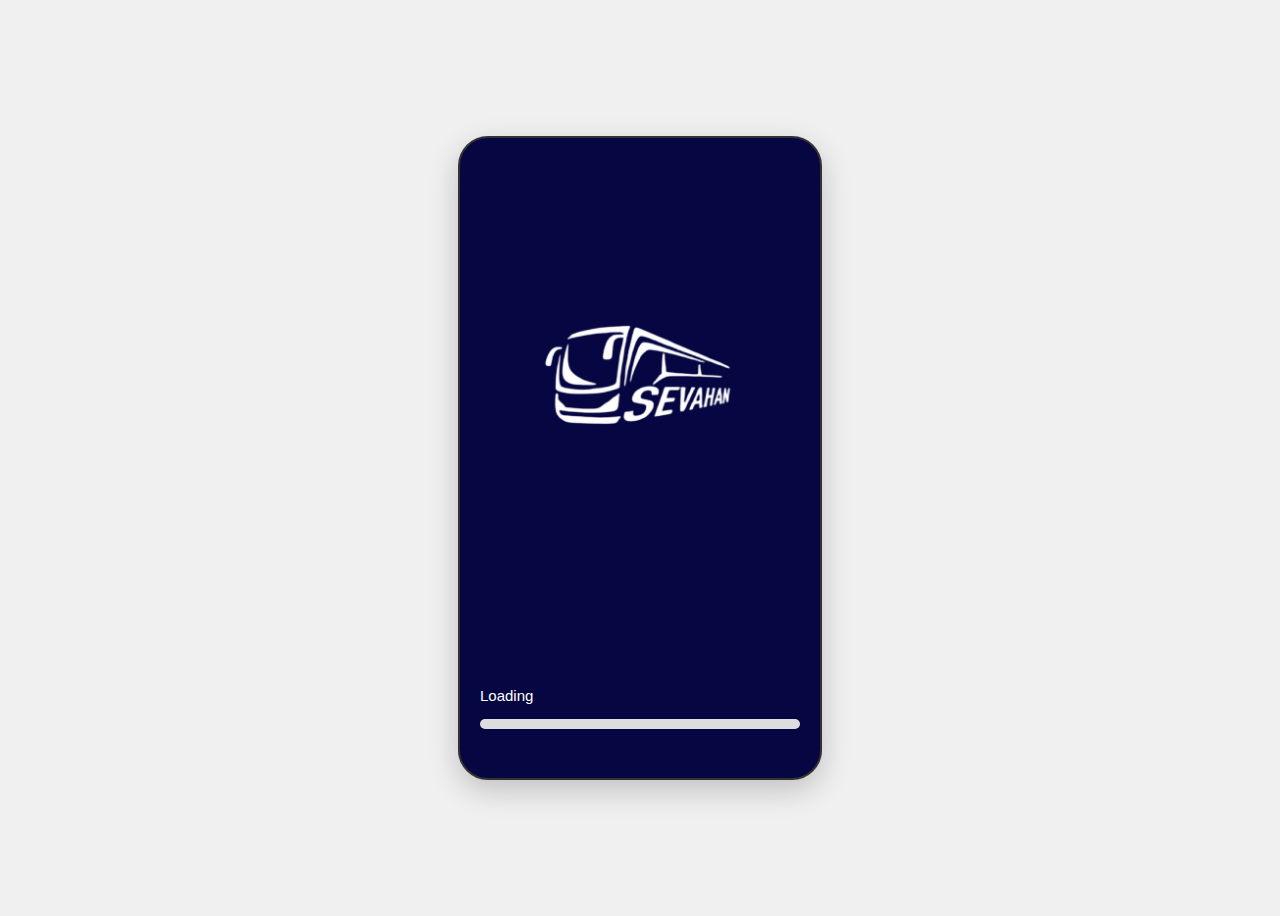
<file: index.html>
<!DOCTYPE html>
<html lang="en">

<head>
    <meta charset="UTF-8">
    <meta name="viewport" content="width=device-width, initial-scale=1.0">
    <title>SEVAHAN</title>
    <link rel="stylesheet" href="css/style_loading.css">
</head>

<body>
    <div class="mobile-screen">
        <!-- <div class="header">Header</div> -->
        <div class="content">
            <div id="logo">
                <img src="images/Gemini_Generated_Image_4zg8qm4zg8qm4zg8-removebg-preview.png">
            </div>

            <p class="loading-text">Loading <span class="dots"></span></p>
            <div class="loading-bar">
                <div class="progress">
                </div>
            </div>
        </div>
        <script>
            setTimeout(() => {
                window.location.href = "html/login.html";
            }, 1000);
        </script>

</body>


</html>
</file>
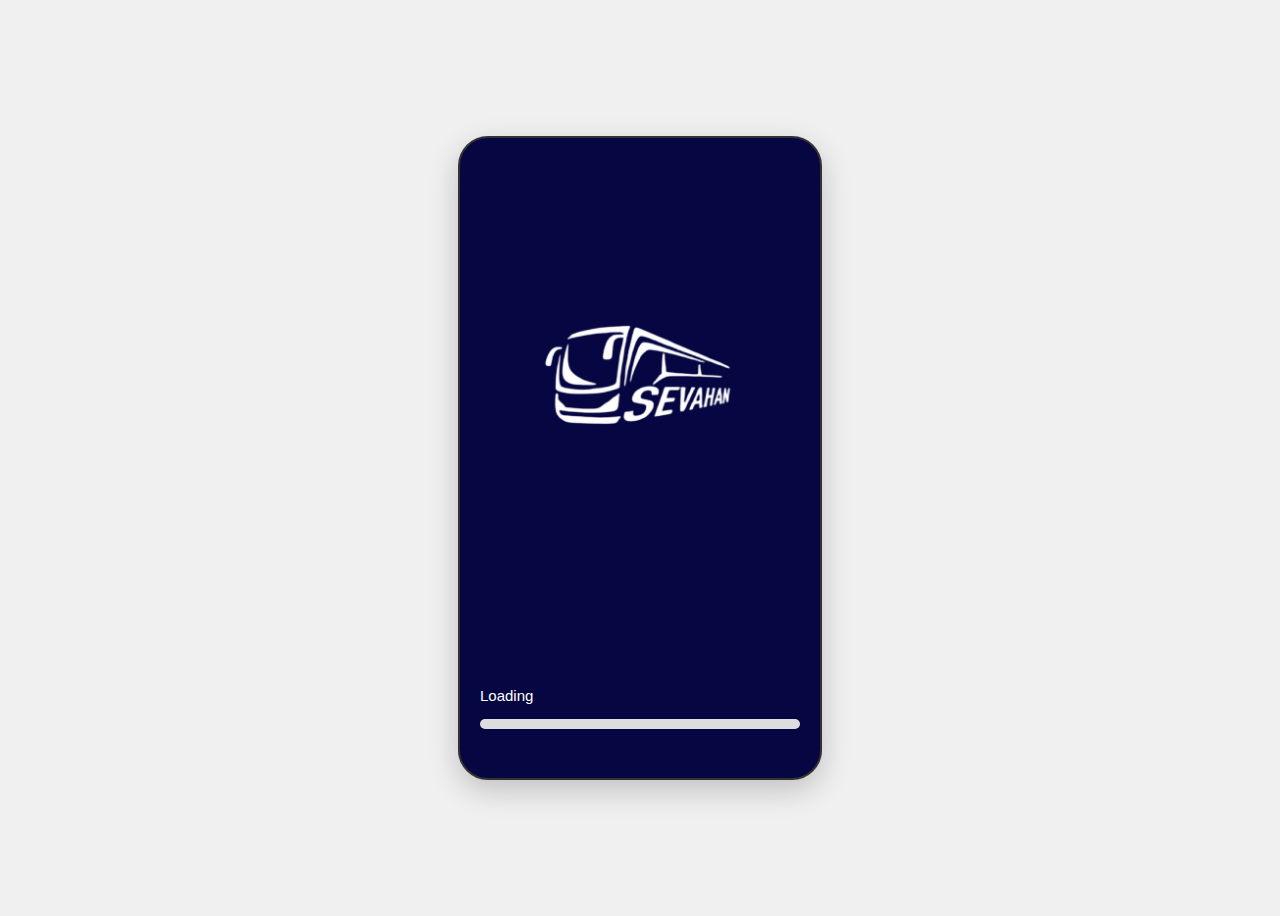
<file: html/index.html>
<!DOCTYPE html>
<html lang="en">

<head>
    <meta charset="UTF-8">
    <meta name="viewport" content="width=device-width, initial-scale=1.0">
    <title>LUND UI</title>
    <link rel="stylesheet" href="../css/style_loading.css">
</head>

<body>
    <div class="mobile-screen">
        <!-- <div class="header">Header</div> -->
        <div class="content">
            <div id="logo">
                <img src="../images/Gemini_Generated_Image_4zg8qm4zg8qm4zg8-removebg-preview.png">
            </div>

            <p class="loading-text">Loading <span class="dots"></span></p>
            <div class="loading-bar">
                <div class="progress">
                </div>
            </div>
        </div>
        <script>
            setTimeout(() => {
                window.location.href = "login.html";
            }, 1000);
        </script>

</body>

</html>
</file>
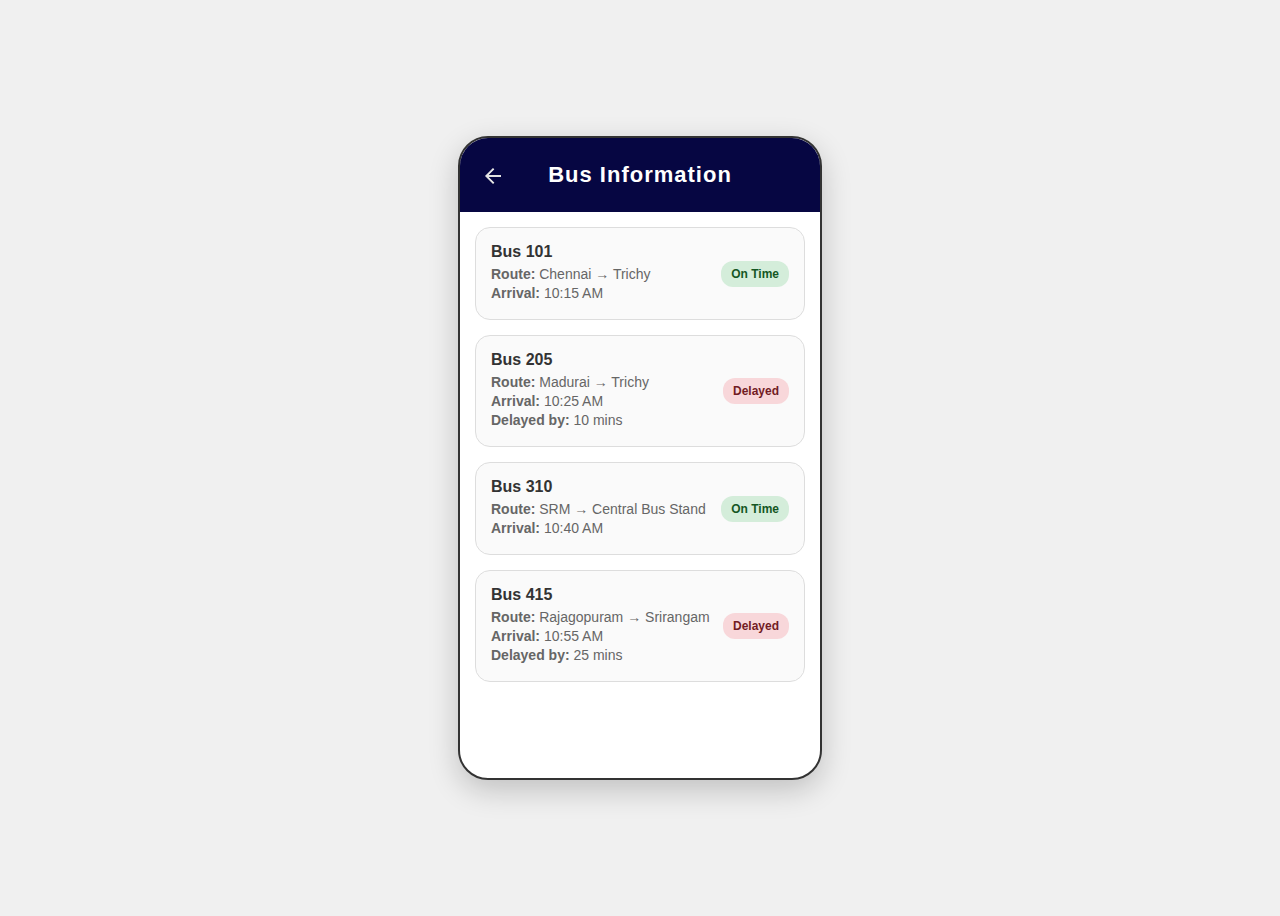
<file: html/bus_info.html>
<!DOCTYPE html>
<html lang="en">

<head>
    <meta charset="UTF-8">
    <meta name="viewport" content="width=device-width, initial-scale=1.0">
    <title>SEVAHAN - Bus Info</title>
    <link rel="stylesheet" href="../css/style_info.css">
</head>

<body>
    <div class="mobile-screen">
        <div class="header">
            <button class="back-btn" onclick="goBack()">
                <img src="../images/back arrow.png" alt="">
            </button>
            <h2>Bus Information</h2>
        </div>

        <div class="content">
            <!-- Bus Info Cards -->
            <div class="bus-card">
                <div class="bus-details">
                    <h3>Bus 101</h3>
                    <p><strong>Route:</strong> Chennai → Trichy</p>
                    <p><strong>Arrival:</strong> 10:15 AM</p>
                </div>
                <span class="status on-time">On Time</span>
            </div>

            <div class="bus-card">
                <div class="bus-details">
                    <h3>Bus 205</h3>
                    <p><strong>Route:</strong> Madurai → Trichy</p>
                    <p><strong>Arrival:</strong> 10:25 AM</p>
                    <p><strong>Delayed by: </strong>10 mins</p>
                </div>
                <span class="status delayed">Delayed</span>
            </div>

            <div class="bus-card">
                <div class="bus-details">
                    <h3>Bus 310</h3>
                    <p><strong>Route:</strong> SRM → Central Bus Stand</p>
                    <p><strong>Arrival:</strong> 10:40 AM</p>
                </div>
                <span class="status on-time">On Time</span>
            </div>

            <div class="bus-card">
                <div class="bus-details">
                    <h3>Bus 415</h3>
                    <p><strong>Route:</strong> Rajagopuram → Srirangam</p>
                    <p><strong>Arrival:</strong> 10:55 AM</p>
                    <p><strong>Delayed by: </strong>25 mins</p>
                </div>
                <span class="status delayed">Delayed</span>
            </div>
        </div>
    </div>

    <script>
        function goBack() {
            navigateTo('main.html');
        }

        function navigateTo(url) {
            const screen = document.querySelector('.mobile-screen');
            screen.classList.add('fade-out');
            setTimeout(() => {
                window.location.href = url;
            }, 500);
        }
    </script>
</body>

</html>
</file>
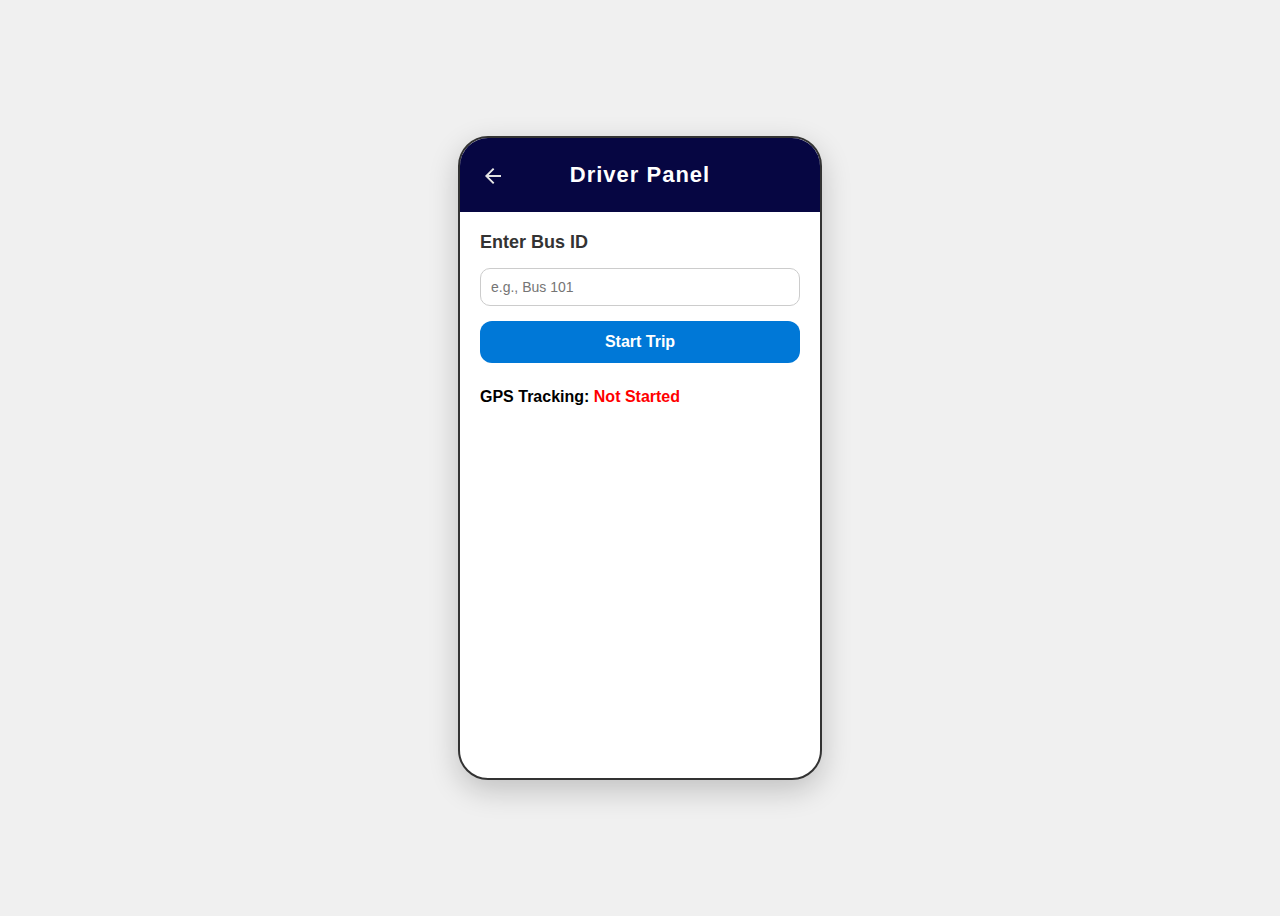
<file: html/driver.html>
<!DOCTYPE html>
<html lang="en">

<head>
    <meta charset="UTF-8">
    <meta name="viewport" content="width=device-width, initial-scale=1.0">
    <title>SEVAHAN - Driver</title>
    <link rel="stylesheet" href="../css/driver.css">
</head>

<body>
    <div class="mobile-screen">
        <div class="header">
            <button class="back-btn" onclick="goBack()">
                <img src="../images/back arrow.png" alt="">
            </button>
            <h2>Driver Panel</h2>
        </div>

        <div class="content">
            <div class="driver-form">
                <label for="busId">Enter Bus ID</label>
                <input type="text" id="busId" placeholder="e.g., Bus 101">

                <button class="start-btn" onclick="startTrip()">Start Trip</button>
            </div>

            <div id="gps-status" class="gps-status">
                GPS Tracking: <span class="status-text">Not Started</span>
            </div>
        </div>
    </div>

    <script>
        function goBack() {
            window.history.back();
        }

        function startTrip() {
            const busId = document.getElementById("busId").value;
            const statusText = document.querySelector(".status-text");

            if (busId.trim() === "") {
                alert("Please enter a valid Bus ID.");
                return;
            }

            // Change GPS status
            statusText.textContent = "Tracking...";
            statusText.style.color = "green";

            // Simulate GPS tracking (later this will use real geolocation API)
            if (navigator.geolocation) {
                navigator.geolocation.watchPosition((pos) => {
                    console.log("Latitude: " + pos.coords.latitude +
                        " Longitude: " + pos.coords.longitude);
                });
            } else {
                alert("GPS not supported on this device.");
            }
        }
    </script>
</body>

</html>
</file>
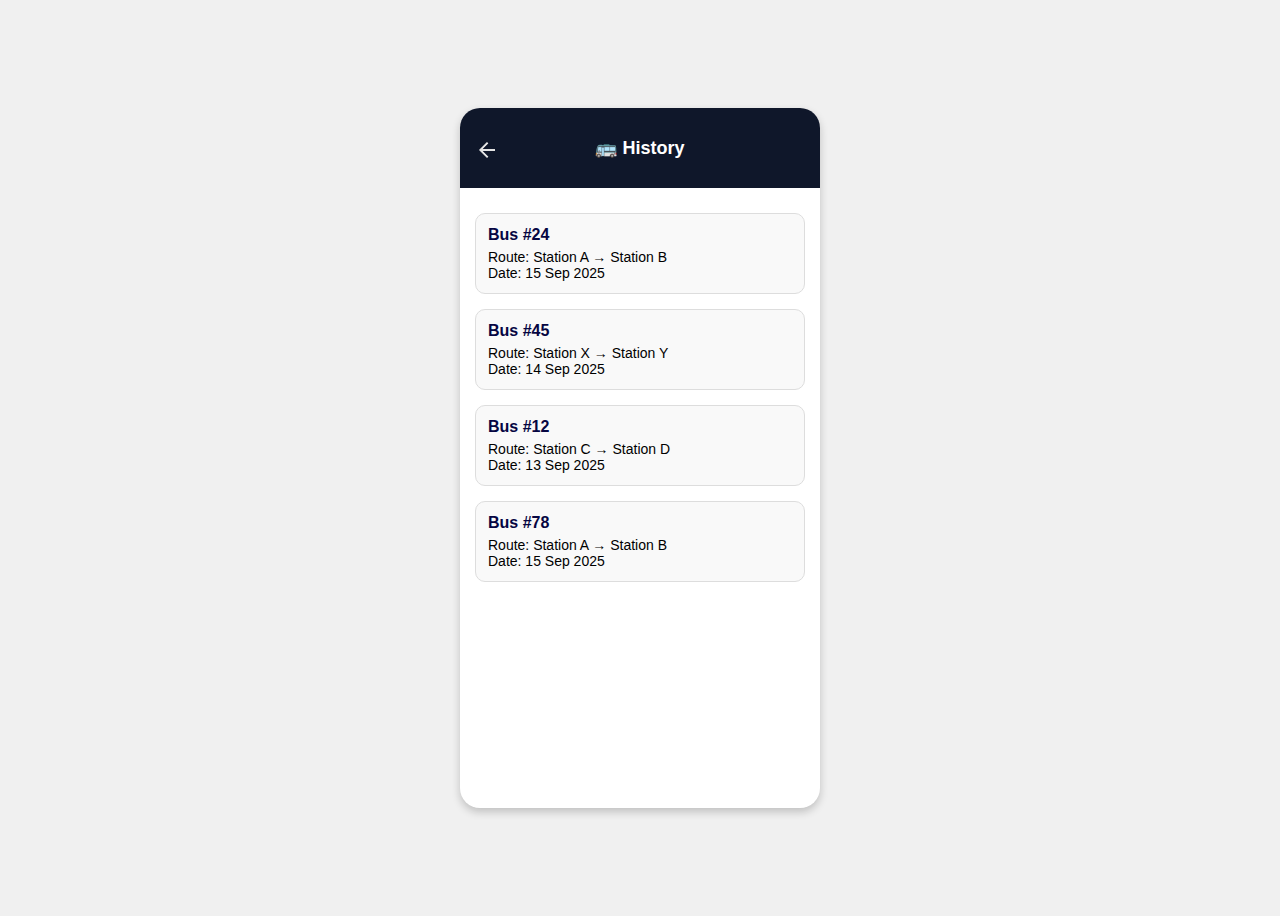
<file: html/history.html>
<!DOCTYPE html>
<html lang="en">

<head>
    <meta charset="UTF-8">
    <meta name="viewport" content="width=device-width, initial-scale=1.0">
    <title>SEVAHAN - History</title>
    <link rel="stylesheet" href="../css/style_history.css">
</head>

<body>
    <div class="mobile-screen">
        <div class="header">
            <span class="back-btn" onclick="window.location.href='main.html'">
                <img src="../images/back arrow.png" alt="">
            </span>
            <h2>🚌 History</h2>
        </div>

        <div class="content">

            <div class="history-list">
                <div class="history-item">
                    <h4>Bus #24</h4>
                    <p>Route: Station A → Station B</p>
                    <p>Date: 15 Sep 2025</p>
                </div>
                <div class="history-item">
                    <h4>Bus #45</h4>
                    <p>Route: Station X → Station Y</p>
                    <p>Date: 14 Sep 2025</p>
                </div>
                <div class="history-item">
                    <h4>Bus #12</h4>
                    <p>Route: Station C → Station D</p>
                    <p>Date: 13 Sep 2025</p>
                </div>
                <div class="history-item">
                    <h4>Bus #78</h4>
                    <p>Route: Station A → Station B</p>
                    <p>Date: 15 Sep 2025</p>
                </div>
                
                
            </div>
        </div>
    </div>
    </div>

</body>

</html>
</file>
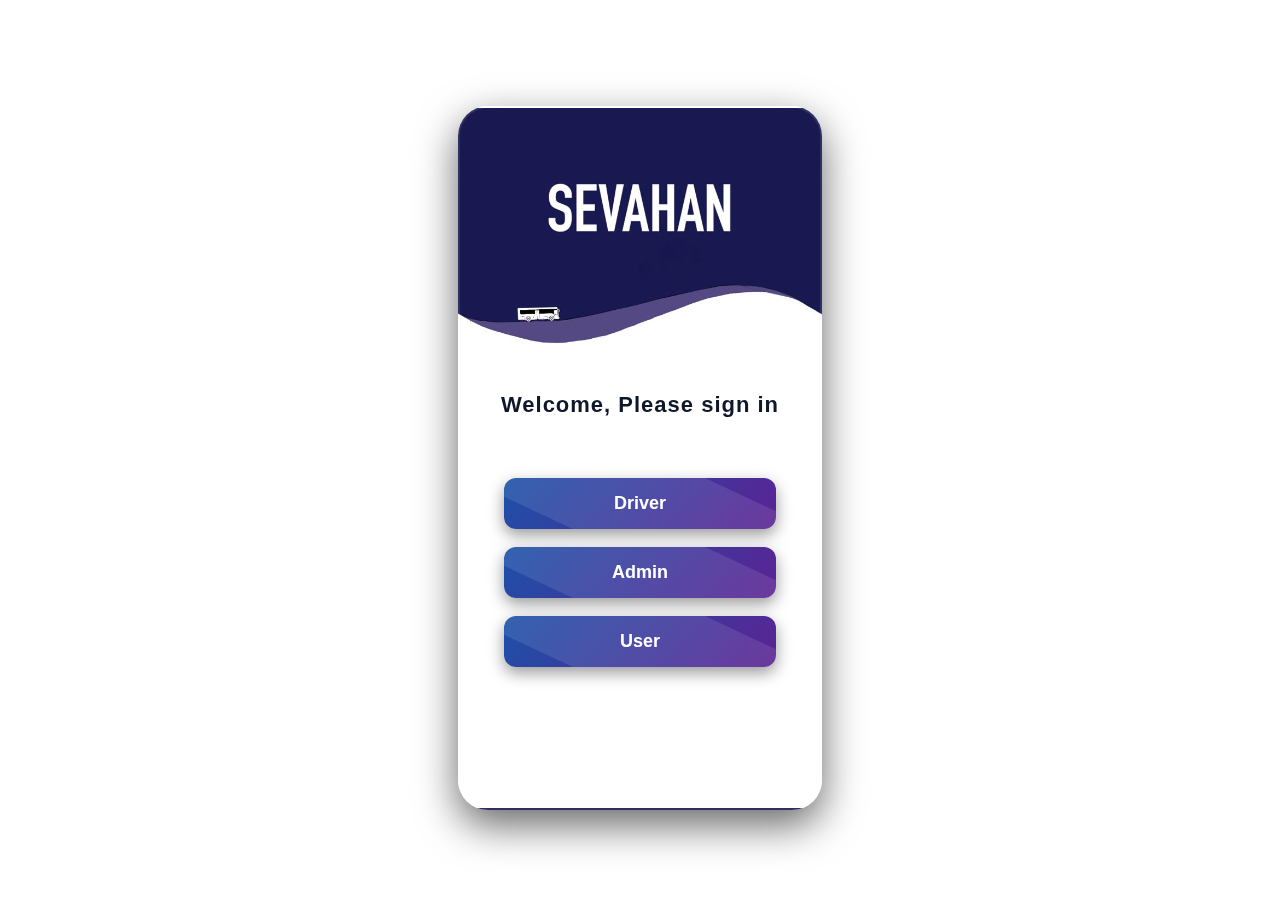
<file: html/login.html>
<!DOCTYPE html>
<html lang="en">

<head>
    <meta charset="UTF-8">
    <meta name="viewport" content="width=device-width, initial-scale=1.0">
    <title>SEVAHAN - Login</title>
    <link rel="stylesheet" href="../css/style_login.css">
</head>

<body>
    <div class="mobile-screen">

        <div class="content">
            
            <h2 class="question">Welcome, Please sign in</h2>
            <div class="role-buttons">
                <button class="role-btn" onclick="window.location.href='driver.html'">Driver</button>
                <button class="role-btn">Admin</button>
                <button class="role-btn" onclick="window.location.href='main.html'">User</button>
            </div>
        </div>
    </div>
</body>

</html>
</file>
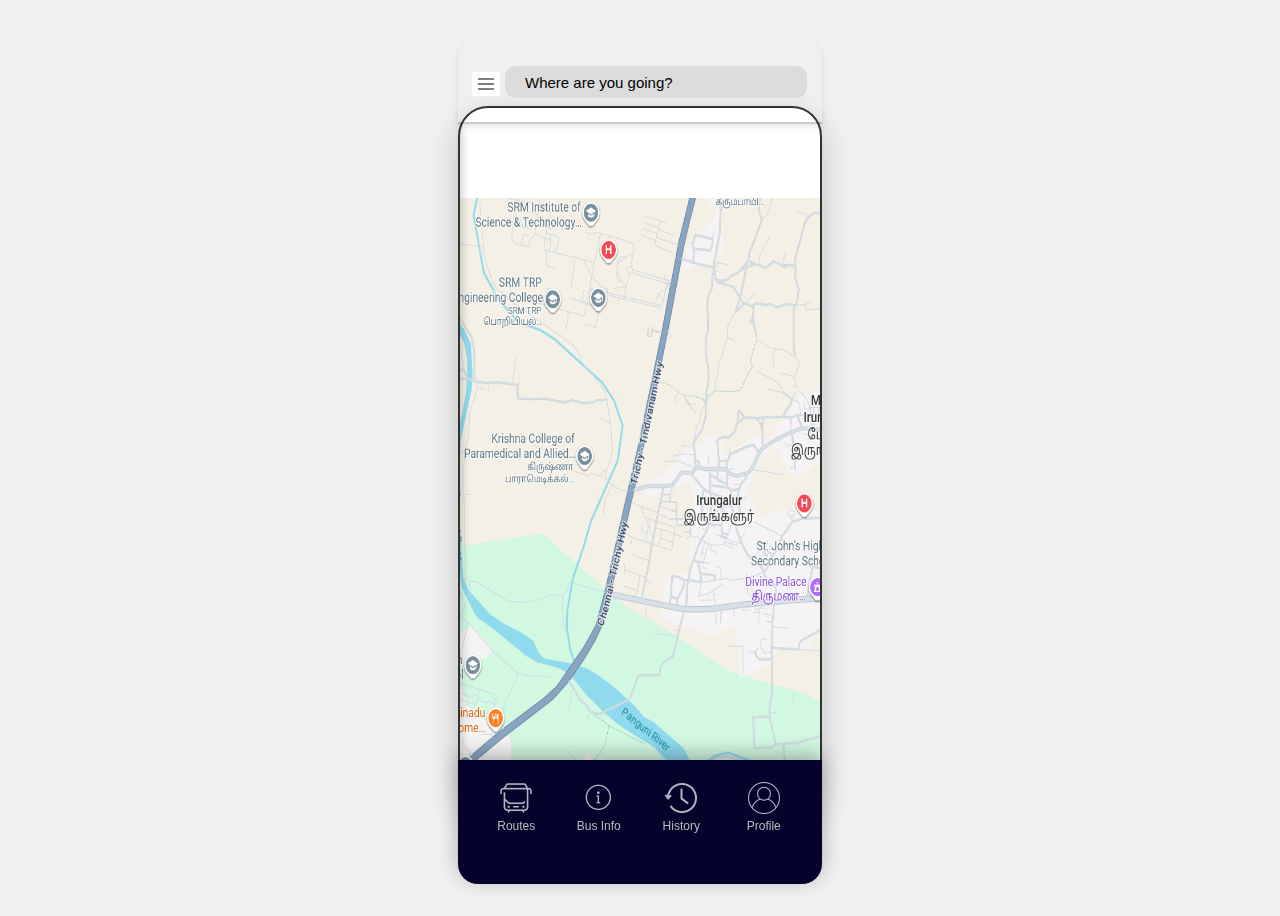
<file: html/main.html>
<!DOCTYPE html>
<html lang="en">

<head>
    <meta charset="UTF-8">
    <meta name="viewport" content="width=device-width, initial-scale=1.0">
    <title>SEVAHAN</title>
    <link rel="stylesheet" href="../css/style_main.css">
</head>

<body>
    <div class="mobile-screen">
        <div class="content">
            <div id="header">
                <button type="button" id="menu-button">
                    <img src="../images/menu-of-three-lines.png">
                </button>
                <input type="text" id="search-bar" placeholder="Where are you going?">
            </div>
            <!-- Sidebar inside mobile screen -->
            <div id="sidebar">
                <div class="sidebar-header">
                    <span class="back-btn">←</span>
                    <h3>Dashboard</h3>
                </div>

                <div class="profile-card">
                    <div class="profile-info">
                        <div class="profile-icon">👤</div>
                        <div>
                            <p class="name">VARADHA P SAJEEV</p>
                            <p class="phone">982964732</p>
                        </div>
                    </div>
                    <div class="rating">⭐ 4.32 My Rating</div>
                </div>

                <ul class="menu-list">
                    <li><span>❓</span> Help <span class="arrow">›</span></li>
                    <li><span>💳</span> Payment <span class="arrow">›</span></li>
                    <li><span>🕒</span> My Rides <span class="arrow">›</span></li>
                    <li><span>🛡️</span> Safety <span class="arrow">›</span></li>
                    <li><span>🎁</span> Refer and Earn<span class="arrow">›</ </li>
                    <li><span>🏆</span> My Rewards <span class="arrow">›</span></li>
                    <li><span>🎫</span> Power Pass <span class="arrow">›</span></li>
                    <li><span>🔔</span> Notifications <span class="arrow">›</span></li>
                </ul>
                <div id="back-to-login">
                    <button type="button" onclick="navigateTo('login.html')">Log out</button>
                </div>
            </div>



            <div id="map">
                <img src="../images/map1.png">
            </div>
            <div id="footer">
                <div id="footer-grid">
                    <div class="footer-item">
                        <img src="../images/bus.png" alt="Bus" onclick="navigateTo('routes.html')">
                        <span>Routes</span>
                    </div>
                    <div class="footer-item">
                        <img src="../images/info.png" alt="Info" onclick="navigateTo('bus_info.html')">
                        <span>Bus Info</span>
                    </div>
                    <div class="footer-item">
                        <img src="../images/history.png" alt="History" onclick="navigateTo('history.html')">
                        <span>History</span>
                    </div>
                    <div class="footer-item">
                        <img src="../images/user.png" alt="Profile">
                        <span>Profile</span>
                    </div>
                </div>


            </div>


        </div>
    </div>
    <script>
        const menuBtn = document.getElementById("menu-button");
        const sidebar = document.getElementById("sidebar");
        const backBtn = document.querySelector(".back-btn");

        menuBtn.addEventListener("click", () => {
            sidebar.classList.add("open");
        });

        backBtn.addEventListener("click", () => {
            sidebar.classList.remove("open");
        });

        function navigateTo(url) {
            const screen = document.querySelector('.mobile-screen');
            screen.classList.add('fade-out');
            setTimeout(() => {
                window.location.href = url;
            }, 500);
        }
    </script>


</body>

</html>
</file>
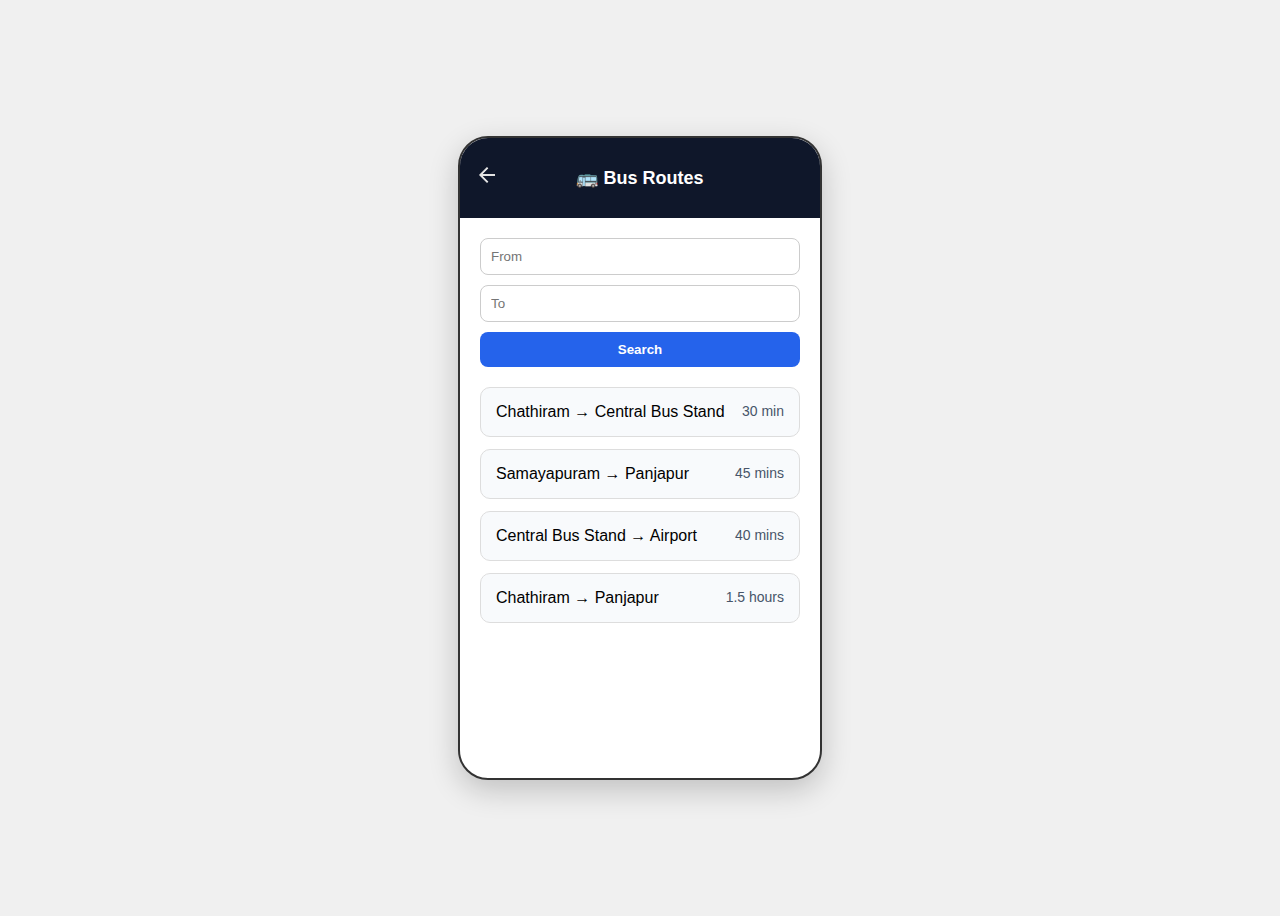
<file: html/routes.html>
<!DOCTYPE html>
<html lang="en">

<head>
  <meta charset="UTF-8">
  <meta name="viewport" content="width=device-width, initial-scale=1.0">
  <title>SEVAHAN - Routes</title>
  <link rel="stylesheet" href="../css/style_routes.css">
</head>

<body>
  <div class="mobile-screen">
    <div class="header">
      <span class="back-btn">
        <img src="../images/back arrow.png" alt="">
      </span>
      <h2>🚌 Bus Routes</h2>
    </div>

    <div class="content">
      <div class="search-box">
        <input type="text" placeholder="From">
        <input type="text" placeholder="To">
        <button>Search</button>
      </div>

      <ul class="route-list">
        <li>
          <span>Chathiram → Central Bus Stand</span>
          <span class="time">30 min</span>
        </li>
        <li>
          <span>Samayapuram → Panjapur</span>
          <span class="time">45 mins</span>
        </li>
        <li>
          <span>Central Bus Stand → Airport</span>
          <span class="time">40 mins</span>
        </li>
        <li>
          <span>Chathiram → Panjapur</span>
          <span class="time">1.5 hours</span>
        </li>
      </ul>
    </div>
  </div>
  <script>
    function navigateTo(url) {
      const screen = document.querySelector('.mobile-screen');
      screen.classList.add('fade-out');
      setTimeout(() => {
        window.location.href = url;
      }, 500);
    }

    const backBtn = document.querySelector('.back-btn');
    backBtn.addEventListener('click', () => {
      navigateTo('main.html');
    });
  </script>
</body>

</html>
</file>
<file: css/style_loading.css>
body {
  display: flex;
  justify-content: center;
  align-items: center;
  height: 100vh;
  background-color: #f0f0f0;
}

.mobile-screen {
  width: 360px;
  /* Typical mobile width */
  height: 640px;
  /* Typical mobile height */
  background-color: rgb(6, 6, 66);
  border: 2px solid #333;
  border-radius: 30px;
  /* Rounded corners */
  box-shadow: 0 10px 30px rgba(0, 0, 0, 0.2);
  display: flex;
  flex-direction: column;
  overflow: hidden;
  opacity: 1;
}



.content {
  flex: 1;
  padding: 20px;
  overflow-y: auto;   
}

#logo img {
  height: 200px;
  background-color: transparent;
  padding-left: 10px;
  padding-top: 110px;
  margin-bottom: 200px;
}

#login {
  padding-top: 160px;
  display: flex;
  flex-direction: column;
  align-items: center;
}

.login-button {
  padding: 5px;

}

.login-button button {
  background-color: white;
  border: none;
  outline: none;
  width: 150px;
  height: 40px;
  border-radius: 10px;
  font-size: 15px;
  opacity: 1;
  transition: opacity 0.2s;
  cursor: pointer;
}

.loading-bar {
  width: 100%;
  height: 10px;
  background: #ddd;
  border-radius: 5px;
  overflow: hidden;
  margin-top: 15px;
  
}

.progress {
  width: 0%;
  height: 100%;
  background: linear-gradient(90deg, white, white);
  animation: load 3s linear infinite;
  padding-bottom: 60px;
  padding-top: 60px;
}

@keyframes load {
  0% { width: 0%; }
  50% { width: 100%; }
  100% { width: 0%; }
}

.loading-text {
  font-size: 15px;
  font-weight:400;
  margin-bottom: 15px;
  color: white;
  font-family: Verdana, Geneva, Tahoma, sans-serif;
}

.dots {
  display: inline-block;
  animation: blink 1.2s infinite steps(1);
}

.dots::after {
  content: "";
  animation: dots 1.5s steps(3, end) forwards;
}

/* @keyframes blink {
  0%   { opacity: 0; }
  50%  { opacity: 1; }
  100% { opacity: 0; }
} */

@keyframes dots {
  0%   { content: ""; }
  33%  { content: "."; }
  66%  { content: ".."; }
  100% { content: "..."; }
}
</file>
<file: css/style_info.css>
body {
  display: flex;
  justify-content: center;
  align-items: center;
  height: 100vh;
  background-color: #f0f0f0;
  font-family: Verdana, Geneva, Tahoma, sans-serif;
}

.mobile-screen {
  width: 360px;
  height: 640px;
  background-color: white;
  border: 2px solid #333;
  border-radius: 30px;
  box-shadow: 0 10px 30px rgba(0, 0, 0, 0.2);
  display: flex;
  flex-direction: column;
  overflow: hidden;
  opacity: 1;
}


.header {
  background: rgb(6, 6, 66);
  color: white;
  display: flex;
  align-items: center;
  padding: 12px 15px;
  position: relative;
  height: 50px;
}

.header h2 {
  flex: 1;
  text-align: center;
  margin: 0;
  font-size: 22px;   /* Increased size */
  font-weight: 800;  /* Bolder text */
  letter-spacing: 1px;
}

.back-btn {
  position: absolute;
  left: 15px;
  top: 25px;
  background: transparent;
  border: none;
  color: white;
  font-size: 22px;   /* Slightly bigger arrow */
  cursor: pointer;
}

.content {
  flex: 1;
  padding: 15px;
  overflow-y: auto;
}

/* Bus Card Styles */
.bus-card {
  background: #fafafa;
  border: 1px solid #ddd;
  border-radius: 15px;
  padding: 15px;
  margin-bottom: 15px;
  display: flex;
  justify-content: space-between;
  align-items: center;
  transition: transform 0.2s ease;
}

.bus-card:hover {
  transform: scale(1.02);
}

.bus-details h3 {
  margin: 0 0 5px;
  font-size: 16px;
  color: #333;
}

.bus-details p {
  margin: 3px 0;
  font-size: 14px;
  color: #666;
}

/* Status Labels */
.status {
  font-size: 12px;
  font-weight: bold;
  padding: 6px 10px;
  border-radius: 12px;
}

.on-time {
  background: #d4edda;
  color: #155724;
}

.delayed {
  background: #f8d7da;
  color: #721c24;
}
</file>
<file: css/driver.css>
body {
  display: flex;
  justify-content: center;
  align-items: center;
  height: 100vh;
  background-color: #f0f0f0;
  font-family: Verdana, Geneva, Tahoma, sans-serif;
}

.mobile-screen {
  width: 360px;
  height: 640px;
  background-color: white;
  border: 2px solid #333;
  border-radius: 30px;
  box-shadow: 0 10px 30px rgba(0, 0, 0, 0.2);
  display: flex;
  flex-direction: column;
  overflow: hidden;
  opacity: 1;
}

.header {
  background: rgb(6, 6, 66);
  color: white;
  display: flex;
  align-items: center;
  padding: 12px 15px;
  position: relative;
  height: 50px;
}

.header h2 {
  flex: 1;
  text-align: center;
  margin: 0;
  font-size: 22px;
  font-weight: 800;
  letter-spacing: 1px;
}

.back-btn {
  position: absolute;
  left: 15px;
  top: 25px;
  background: transparent;
  border: none;
  color: white;
  font-size: 22px;
  cursor: pointer;
}

.content {
  flex: 1;
  padding: 20px;
  overflow-y: auto;
}

.driver-form {
  display: flex;
  flex-direction: column;
  gap: 15px;
  font-weight: bold;
}

.driver-form label {
  font-size: 18px;
  font-weight: bold;
  color: #333;
}

.driver-form input {
  padding: 10px;
  border: 1px solid #ccc;
  border-radius: 10px;
  font-size: 14px;
}

.start-btn {
  padding: 12px;
  background: #0078d7;
  color: white;
  border: none;
  border-radius: 12px;
  font-size: 16px;
  font-weight: bold;
  cursor: pointer;
  transition: background 0.2s ease;
}

.start-btn:hover {
  background: #005bb5;
}

.gps-status {
  margin-top: 25px;
  font-size: 16px;
  font-weight: bold;
}

.status-text {
  color: red;
}
</file>
<file: css/style_history.css>
body {
    display: flex;
    justify-content: center;
    align-items: center;
    height: 100vh;
    background-color: #f0f0f0;
    font-family: Arial, sans-serif;
}

/* Mobile screen */
.mobile-screen {
    width: 360px;
    height: 700px;
    background-color: white;
    border-radius: 20px;
    box-shadow: 0 4px 8px rgba(0, 0, 0, 0.2);
    overflow: hidden;
    display: flex;
    flex-direction: column;
}

.header {
    background: #0f172a;
    color: white;
    padding: 15px;
    display: flex;
    align-items: center;
    position: relative;
    height: 50px;
    margin-bottom: 10px;
}

.header h2 {
    flex: 1;
    text-align: center;
    margin: 0;
    font-size: 18px;
}

.back-btn {
    font-size: 20px;
    cursor: pointer;
    position: absolute;
    top: 30px;
    left: 15px;
    color: white;
    user-select: none;
    transition: transform 0.2s;
}

.back-btn:hover {
    transform: scale(1.2);
}

/* History list */
.history-list {
    flex: 1;
    overflow-y: auto;
    padding: 15px;
}

.history-item {
    background: #f9f9f9;
    padding: 12px;
    margin-bottom: 10px;
    border-radius: 10px;
    border: 1px solid #ddd;
    transition: all 0.25s ease-in-out;
    margin-bottom: 15px;
}

.history-item h4 {
    margin: 0 0 5px;
    color: rgb(6,6,66);
}

.history-item p {
    margin: 0;
    font-size: 14px;
    color: #000000;
}

/* Hover effect */
.history-item:hover {
    transform: scale(1.03);
    box-shadow: 0 6px 15px rgba(0, 0, 0, 0.2);
    background: #ffffff;
    cursor: pointer;
}
</file>
<file: css/style_login.css>
body {
  display: flex;
  justify-content: center;
  align-items: center;
  height: 100vh;
  /* background: linear-gradient(135deg, #0f172a, #1e293b, #334155); smooth dark bg */
  font-family: 'Poppins', sans-serif;
}

/* Mobile screen */
h2 {
  color:#0f172a;
}
.mobile-screen {
  width: 360px;
  height: 700px;
  background-image: url('../images/Sevahan_login.jpg');
  background-size: cover;
  background-position: center;
  position: fixed;
  border: 2px solid rgba(255, 255, 255, 0.1);
  border-radius: 30px;
  box-shadow: 0 15px 40px rgba(0,0,0,0.6);
  display: flex;
  flex-direction: column;
  overflow: hidden;
  animation: fadeIn 1s ease-in-out;
}

.mobile-screen img{
  height: 700px;
  width: 360px;
}

@keyframes fadeIn {
  from { opacity: 0; transform: scale(0.95); }
  to { opacity: 1; transform: scale(1); }
}

.content {
  margin-top: 125px;
  flex: 1;
  padding: 40px 20px;
  display: flex;
  flex-direction: column;
  justify-content: center;
  align-items: center;
  gap: 40px;
  color: white;
}



/* Logo */
.logo {
  width: 100px;
  height: 100px;
  border-radius: 50%;
  background: linear-gradient(135deg, #3b82f6, #2563eb);
  display: flex;
  align-items: center;
  justify-content: center;
  font-size: 28px;
  font-weight: bold;
  color: white;
  box-shadow: 0 8px 20px rgba(59,130,246,0.4);
  margin-bottom: 30px;
  animation: float 3s infinite ease-in-out;
}

@keyframes float {
  0%, 100% { transform: translateY(0); }
  50% { transform: translateY(-10px); }
}

/* Question */
.question {
  font-family: sans-serif;
  font-size: 22px;
  font-weight: 600;
  letter-spacing: 1px;
  text-align: center;
  margin-bottom: 20px;
  color: 000000;
}

/* Role buttons */
.role-buttons {
  display: flex;
  flex-direction: column;
  gap: 18px;
  width: 85%;
}

.role-btn {
  padding: 15px;
  font-size: 18px;
  font-weight: bold;
  border: none;
  border-radius: 12px;
  cursor: pointer;
  background: linear-gradient(135deg, #1c51a8, #5c2293); /* blue → purple */
  color: white;
  box-shadow: 0 6px 16px rgba(0,0,0,0.4);
  transition: all 0.3s ease;
  position: relative;
  overflow: hidden;
}

.role-btn::before {
  content: "";
  position: absolute;
  top: -50%;
  left: -50%;
  width: 200%;
  height: 200%;
  background: rgba(255,255,255,0.1);
  transform: rotate(25deg);
  transition: all 0.5s;
}

.role-btn:hover::before {
  left: 100%;
}

.role-btn:hover {
  transform: translateY(-3px) scale(1.02);
  box-shadow: 0 10px 22px rgba(0,0,0,0.5);
}

.role-btn:active {
  transform: translateY(0) scale(0.98);
  box-shadow: 0 4px 10px rgba(0,0,0,0.3);
}
</file>
<file: css/style_main.css>
body {
  display: flex;
  justify-content: center;
  align-items: center;
  height: 100vh;
  background-color: #f0f0f0;
  font-family: Arial, sans-serif;
}

/* Mobile screen */
.mobile-screen {
  width: 360px;
  height: 700px;
  background-color: white;
  border: 2px solid #333;
  border-radius: 30px;
  box-shadow: 0 10px 30px rgba(0,0,0,0.2);
  display: flex;
  flex-direction: column;
  overflow: hidden;
  position: fixed;
  opacity: 1;
  transition: opacity 0.5s ease;
}

.mobile-screen.fade-out {
  opacity: 0;
}



.content {
    flex: 1;
    padding: 90px 20px 0 20px;  /* ⬅ no bottom padding */
    display: flex;
    flex-direction: column;
    justify-content: flex-start;
    align-items: center;
    gap: 30px;
    color: white;
}
#header{
    display: flex;
    flex-direction: row;
    align-items: center;
    justify-content: center;
    height: 90px;
    position: fixed;
    top: 32px;
    border-top-right-radius: 30px;
    border-top-left-radius: 30px;
    border-bottom: 2px solid rgba(0,0,0,0.2);
    box-shadow: 0 3px 6px rgba(0,0,0,0.1);
    
}


#search-bar{
    border-radius: 10px;
    border: none;
    width: 280px;
    height: 30px;
    outline: none;
    display: flex;
    flex-direction: column;
    align-items: center;
    padding-left: 20px;
    font-size: 15px;
    background-color: gainsboro;
    margin-left: 5px;
    margin-right: 15px; 
    margin-top: 10px;   
}

#search-bar::placeholder{
    font-weight: 400;
    color: black;
}

#menu-button{
    margin-left: 14px;
    border: none;
    background-color: white;
    margin-top: 14px;
}

#menu-button img{
    height: 16px;
    border: none;
    padding-top: 3px;
    cursor: pointer;
}

#map{
    height: 580px;
    width: 360px;
    /* position: fixed; */
    /* top:113.5px; */
}

#map img{
    height: 580px;
    width: 360px;
}

#footer {
  width: 320px;
  height: 80px; 
  background: rgb(3, 3, 43);
  border-bottom-left-radius: 20px;
  border-bottom-right-radius: 20px;
  display: flex;
  justify-content: center;
  align-items: center;
  padding: 22px;
  box-shadow: 0 -5px 20px rgba(0,0,0,0.3);
  border: none;
  position: fixed;

  bottom: 16px;
}

#footer-grid {
  display: grid;
  grid-template-columns: repeat(4, 1fr); 
  grid-template-rows: repeat(2, 1fr);    
  gap: 10px 10px; 
  width: 100%;
  height: 100%;
}

.footer-item {
  display: flex;
  flex-direction: column;
  align-items: center;
  justify-content: center;
  color: #bbb;
  font-size: 12px;
  cursor: pointer;
  transition: all 0.3s ease;
}

.footer-item img {
  height: 32px;
  margin-bottom: 5px;
  filter: brightness(0) invert(1);
  opacity: 0.7;
  transition: all 0.3s ease;
}

.footer-item:hover,
.footer-item.active {
  color: #ffffff;
}

.footer-item:hover img,
.footer-item.active img {
  opacity: 1;
  transform: scale(1.1);
}

#sidebar {
  position: absolute;
  top: 0;
  left: -100%;
  width: 100%;
  height: 100%;
  background: #f9f9f9;
  box-shadow: 2px 0 10px rgba(0,0,0,0.2);
  border-radius: 30px;
  transition: left 0.3s ease;
  overflow-y: auto;
  z-index: 10;
}

#sidebar.open {
  left: 0;
}

.sidebar-header {
  display: flex;
  align-items: center;
  padding: 20px 15px;
  border-bottom: 1px solid #ddd;
  justify-content: center;
}

.sidebar-header h3 {
  margin: 0 auto;
  font-size: 16px;
  color: rgb(6,6,66);
}

.back-btn {
  font-size: 20px;
  cursor: pointer;
  color: rgb(6,6,66);
}

.profile-card {
  background: #fff;
  margin: 15px;
  padding: 15px;
  border-radius: 12px;
  box-shadow: 0 2px 6px rgba(0,0,0,0.1);
}

.profile-info {
  display: flex;
  align-items: center;
  margin-bottom: 10px;
}

.profile-icon {
  font-size: 28px;
  margin-right: 12px;
}

.profile-info .name {
  font-weight: bold;
  margin: 0;
  font-size: 14px;
  color: black;
}

.profile-info .phone {
  margin: 0;
  font-size: 12px;
  color: #2a1758;
}

.rating {
  font-size: 14px;
  padding: 8px;
  background: rgb(96, 96, 167);
  border-radius: 8px;
  text-align: center;
  justify-content: center;
}


.menu-list {
  list-style: none;
  padding: 0;
  margin: 0;
  color: black;
}

.menu-list li {
  display: flex;
  align-items: center;
  justify-content: space-between;
  padding: 14px 20px;
  border-bottom: 1px solid #eee;
  font-size: 14px;
  cursor: pointer;
  transition: background 0.2s ease;
}

.menu-list li:hover {
  background: #f0f0f0;
}

.menu-list span {
  display: inline-block;
}

.menu-list .arrow {
  font-size: 16px;
  color: rgb(15, 15, 193);
}

.menu-list .subtext {
  font-size: 12px;
  color: rgb(6,6,66);
  margin-left: 5px;
}

#toggle-footer {
  margin-top: 8px;
  background: #222;
  color: white;
  border: none;
  border-radius: 10px;
  padding: 6px 12px;
  font-size: 12px;
  cursor: pointer;
  transition: all 0.3s ease;
}

#toggle-footer:hover {
  background: #444;
}

#footer.hidden {
  display: none;
}

#back-to-login{
  margin: 20px;
  margin-left: 130px;
}

#back-to-login button{
  height: 40px;
  width: 100px;
  background-color: rgb(96,96,167);
  color: white;
  border-radius: 30px;
  border: none;
  outline: none;
  cursor: pointer;
  opacity: 1;
  transition: opacity 0.3;
}

#back-to-login button:hover{
  opacity: 0.8;
}
</file>
<file: css/style_routes.css>
body {
  display: flex;
  justify-content: center;
  align-items: center;
  height: 100vh;
  background-color: #f0f0f0;
  font-family: Verdana, Geneva, Tahoma, sans-serif;
}

.mobile-screen {
  width: 360px;
  height: 640px;
  background-color: white;
  border: 2px solid #333;
  border-radius: 30px;
  box-shadow: 0 10px 30px rgba(0, 0, 0, 0.2);
  display: flex;
  flex-direction: column;
  overflow: hidden;
  opacity: 1;
  transition: opacity 0.5s ease;
}

.mobile-screen.fade-out {
  opacity: 0;
}

.header {
  background: #0f172a;
  color: white;
  padding: 15px;
  display: flex;
  align-items: center;
  position: relative;
  height: 50px;
}

.header h2 {
  flex: 1;
  text-align: center;
  margin: 0;
  font-size: 18px;
}

.back-btn {
  font-size: 20px;
  cursor: pointer;
  position: absolute;
  top: 25px;
  left: 15px;
  color: white;
  user-select: none;
  transition: transform 0.2s;
}

.back-btn:hover {
  transform: scale(1.2);
}

.content {
  flex: 1;
  padding: 20px;
  overflow-y: auto;
}

/* Search Box */
.search-box {
  display: flex;
  flex-direction: column;
  gap: 10px;
  margin-bottom: 20px;
}

.search-box input {
  padding: 10px;
  border-radius: 8px;
  border: 1px solid #ccc;
  outline: none;
}

.search-box button {
  padding: 10px;
  border: none;
  border-radius: 8px;
  background: #2563eb;
  color: white;
  font-weight: bold;
  cursor: pointer;
  transition: 0.3s;
}

.search-box button:hover {
  background: #1e40af;
}

/* Route List */
.route-list {
  list-style: none;
  padding: 0;
  margin: 0;
}

.route-list li {
  display: flex;
  justify-content: space-between;
  padding: 15px;
  border: 1px solid #ddd;
  border-radius: 10px;
  margin-bottom: 12px;
  background: #f8fafc;
  transition: transform 0.2s;
}

.route-list li:hover {
  transform: scale(1.02);
  background: #e2e8f0;
}

.route-list .time {
  color: #475569;
  font-size: 14px;
}
</file>
